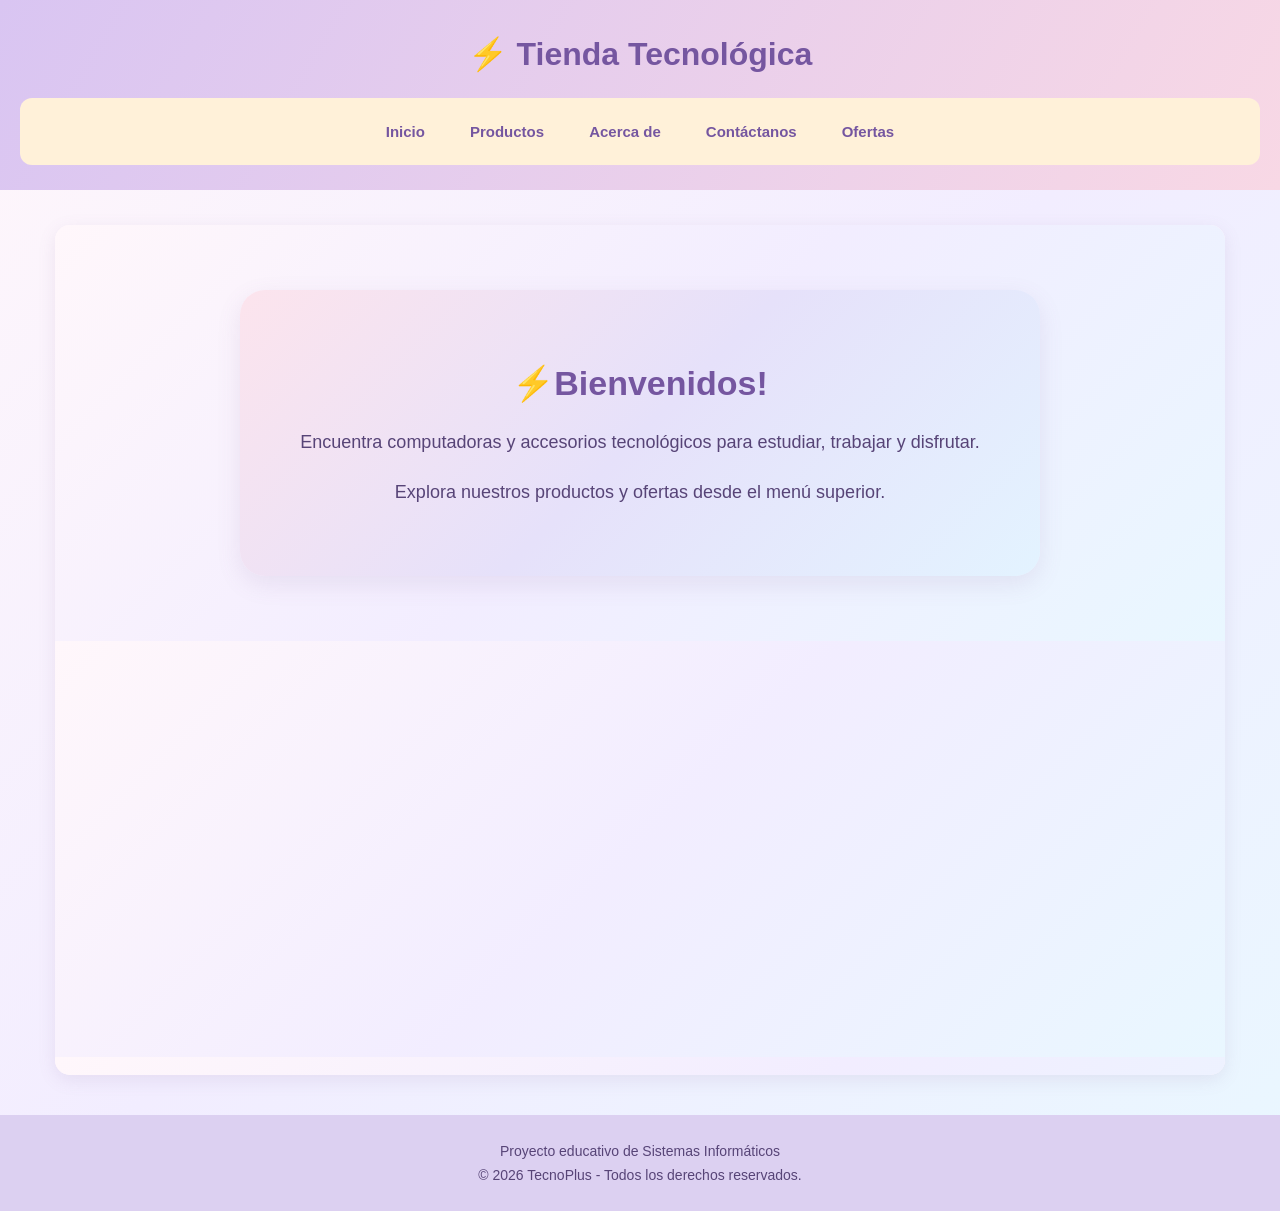
<file: index.html>
<!DOCTYPE html>
<html lang="es">
<head>
    <meta charset="UTF-8">
    <meta name="viewport" content="width=device-width, initial-scale=1.0">
    <title>Tienda Tecnológica | TecnoPlus</title>
    <link rel="stylesheet" href="index.css">
</head>
<body>

    <header>
        <h1>⚡ Tienda Tecnológica</h1>

        <nav>
            <a href="inicio.html" target="contenido">Inicio</a>
            <a href="productos.html" target="contenido">Productos</a>
            <a href="acerca.html" target="contenido">Acerca de</a>
            <a href="contacto.html" target="contenido">Contáctanos</a>
            <a href="oferta.html" target="contenido">Ofertas</a>
        </nav>
    </header>

    <main>
        <iframe
            src="inicio.html"
            name="contenido"
            title="Contenido de la tienda">
        </iframe>
    </main>

    <footer>
        <p>Proyecto educativo de Sistemas Informáticos</p>
        <p>© 2026 TecnoPlus - Todos los derechos reservados.</p>
    </footer>

</body>
</html>
</file>
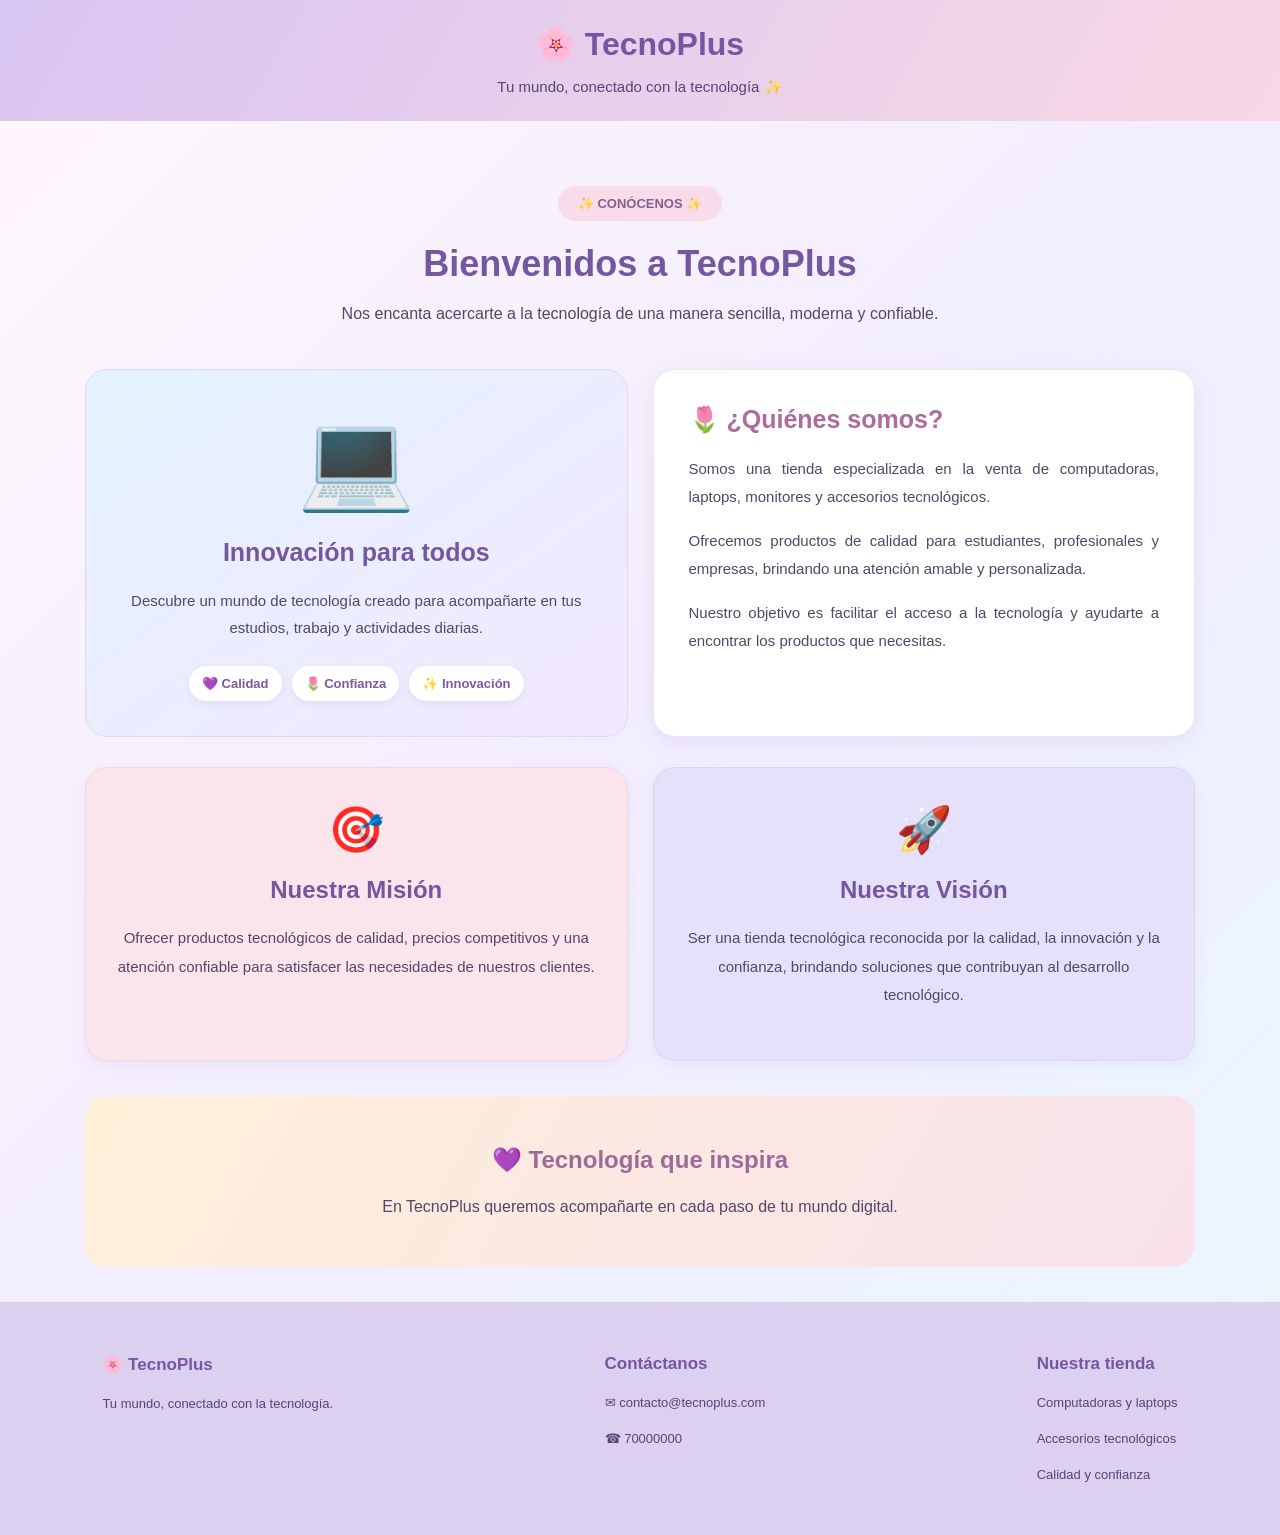
<file: acerca.html>
<!DOCTYPE html>
<html lang="es">
<head>
    <meta charset="UTF-8">
    <meta name="viewport" content="width=device-width, initial-scale=1.0">
    <title>Acerca de Nosotros - TecnoPlus</title>
    <link rel="stylesheet" href="acerca.css">
</head>
<body>

    <header class="encabezado">
        <div class="logo">🌸 TecnoPlus</div>
        <p>Tu mundo, conectado con la tecnología ✨</p>
    </header>

    <main class="principal">

        <section class="bienvenida">
            <span class="etiqueta">✨ CONÓCENOS ✨</span>

            <h1>Bienvenidos a TecnoPlus</h1>

            <p>
                Nos encanta acercarte a la tecnología
                de una manera sencilla, moderna y confiable.
            </p>
        </section>

        <section class="contenido">

            <div class="ilustracion">
                <div class="icono">💻</div>

                <h2>Innovación para todos</h2>

                <p>
                    Descubre un mundo de tecnología
                    creado para acompañarte en tus estudios,
                    trabajo y actividades diarias.
                </p>

                <div class="detalles">
                    <span>💜 Calidad</span>
                    <span>🌷 Confianza</span>
                    <span>✨ Innovación</span>
                </div>
            </div>

            <div class="acerca">
                <h2>🌷 ¿Quiénes somos?</h2>

                <p>
                    Somos una tienda especializada en la
                    venta de computadoras, laptops,
                    monitores y accesorios tecnológicos.
                </p>

                <p>
                    Ofrecemos productos de calidad para
                    estudiantes, profesionales y empresas,
                    brindando una atención amable y
                    personalizada.
                </p>

                <p>
                    Nuestro objetivo es facilitar el acceso
                    a la tecnología y ayudarte a encontrar
                    los productos que necesitas.
                </p>
            </div>

        </section>

        <section class="valores">

            <div class="tarjeta mision">
                <div class="emoji">🎯</div>
                <h2>Nuestra Misión</h2>

                <p>
                    Ofrecer productos tecnológicos de
                    calidad, precios competitivos y una
                    atención confiable para satisfacer
                    las necesidades de nuestros clientes.
                </p>
            </div>

            <div class="tarjeta vision">
                <div class="emoji">🚀</div>
                <h2>Nuestra Visión</h2>

                <p>
                    Ser una tienda tecnológica reconocida
                    por la calidad, la innovación y la
                    confianza, brindando soluciones que
                    contribuyan al desarrollo tecnológico.
                </p>
            </div>

        </section>

        <section class="mensaje-final">
            <h2>💜 Tecnología que inspira</h2>
            <p>
                En TecnoPlus queremos acompañarte
                en cada paso de tu mundo digital.
            </p>
        </section>

    </main>

    <footer class="pie">

        <div>
            <h3>🌸 TecnoPlus</h3>
            <p>Tu mundo, conectado con la tecnología.</p>
        </div>

        <div>
            <h3>Contáctanos</h3>
            <p>✉ contacto@tecnoplus.com</p>
            <p>☎ 70000000</p>
        </div>

        <div>
            <h3>Nuestra tienda</h3>
            <p>Computadoras y laptops</p>
            <p>Accesorios tecnológicos</p>
            <p>Calidad y confianza</p>
        </div>

       

    </footer>

</body>
</html>
</file>
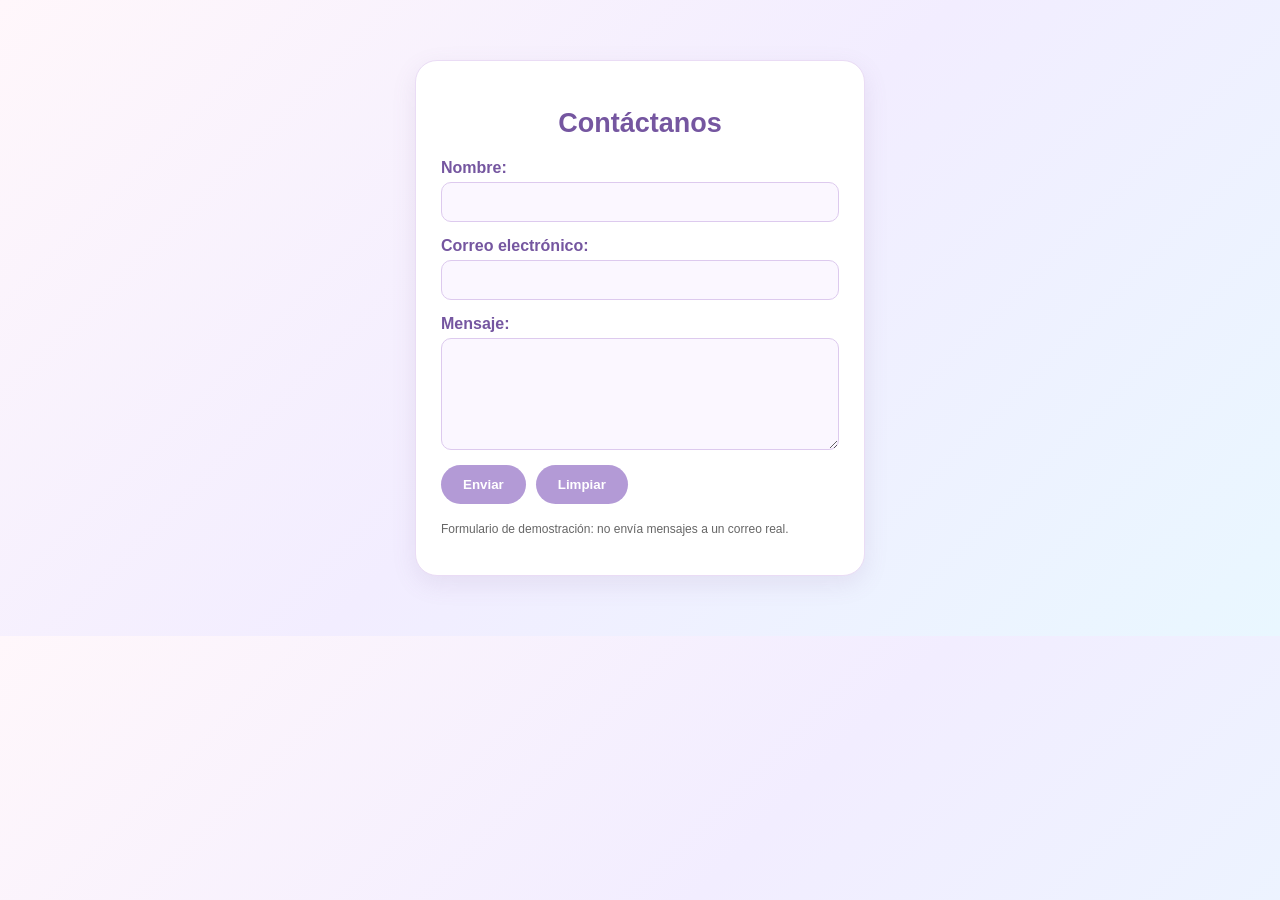
<file: contacto.html>
<!DOCTYPE html>
<html lang="es">
<head>
    <meta charset="UTF-8">
    <meta name="viewport" content="width=device-width, initial-scale=1.0">
    <title>Contáctanos</title>
    <link rel="stylesheet" href="contacto.css">
</head>
<body>

    <main class="contacto">

        <h2>Contáctanos</h2>

        <form id="formContacto">

            <label for="nombre">Nombre:</label>
            <input type="text" id="nombre" name="nombre" required>

            <label for="email">Correo electrónico:</label>
            <input type="email" id="email" name="email" required>

            <label for="mensaje">Mensaje:</label>
            <textarea id="mensaje" name="mensaje" rows="5" required></textarea>

            <div class="botones">
                <button type="submit">Enviar</button>
                <button type="reset">Limpiar</button>
            </div>

        </form>

        <p id="respuesta"></p>

        <p class="nota">
            Formulario de demostración: no envía mensajes
            a un correo real.
        </p>

    </main>

    <script src="contacto.js"></script>

</body>
</html>
</file>
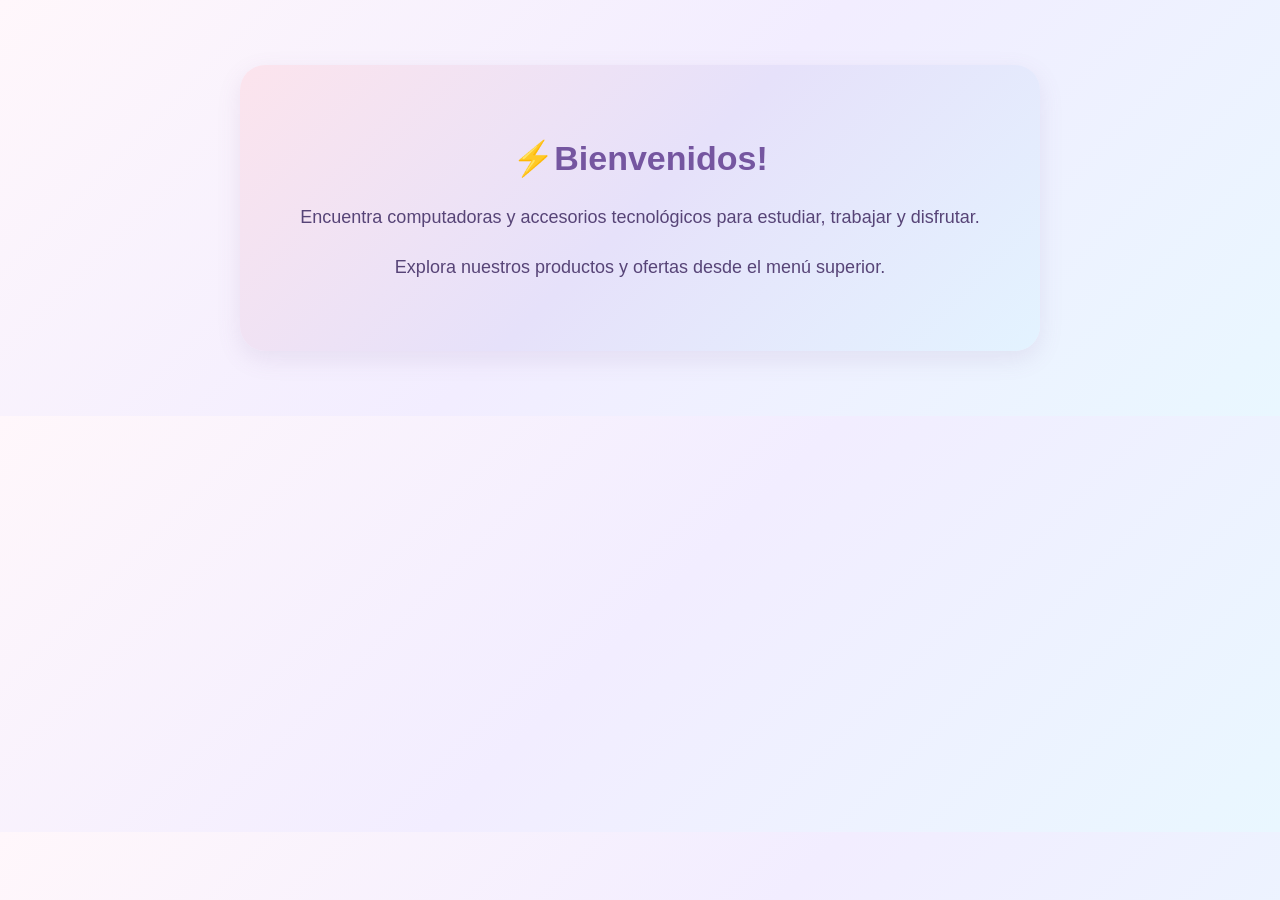
<file: inicio.html>
<!DOCTYPE html>
<html lang="es">
<head>
    <meta charset="UTF-8">
    <meta name="viewport" content="width=device-width, initial-scale=1.0">
    <title>Inicio</title>

    <style>
       

    * {
        box-sizing: border-box;
    }

    body {
        margin: 0;
        padding: 20px;
        font-family: Arial, sans-serif;
        background: linear-gradient(
            135deg,
            #fff7fb,
            #f2edff,
            #e9f7ff
        );
        color: #514767;
    }

    main {
        max-width: 800px;
        margin: 45px auto;
        padding: 50px 25px;
        text-align: center;
        background: linear-gradient(
            135deg,
            #fce4ed,
            #e6e1fa,
            #e3f3ff
        );
        border-radius: 25px;
        box-shadow: 0 8px 25px rgba(130, 100, 150, 0.12);
    }

    h1 {
        color: #7556a0;
        font-size: 34px;
    }

    p {
        color: #574477;
        line-height: 1.8;
        font-size: 18px;
    }

    @media (max-width: 600px) {
        main {
            padding: 35px 20px;
            margin: 20px auto;
        }

        h1 {
            font-size: 27px;
        }
    }
</style>

  
</head>
<body>

    <main>
        <h1>⚡Bienvenidos!</h1>

        <p>
            Encuentra computadoras y accesorios tecnológicos
            para estudiar, trabajar y disfrutar.
        </p>

        <p>
            Explora nuestros productos y ofertas desde
            el menú superior.
        </p>
    </main>

</body>
</html>
</file>
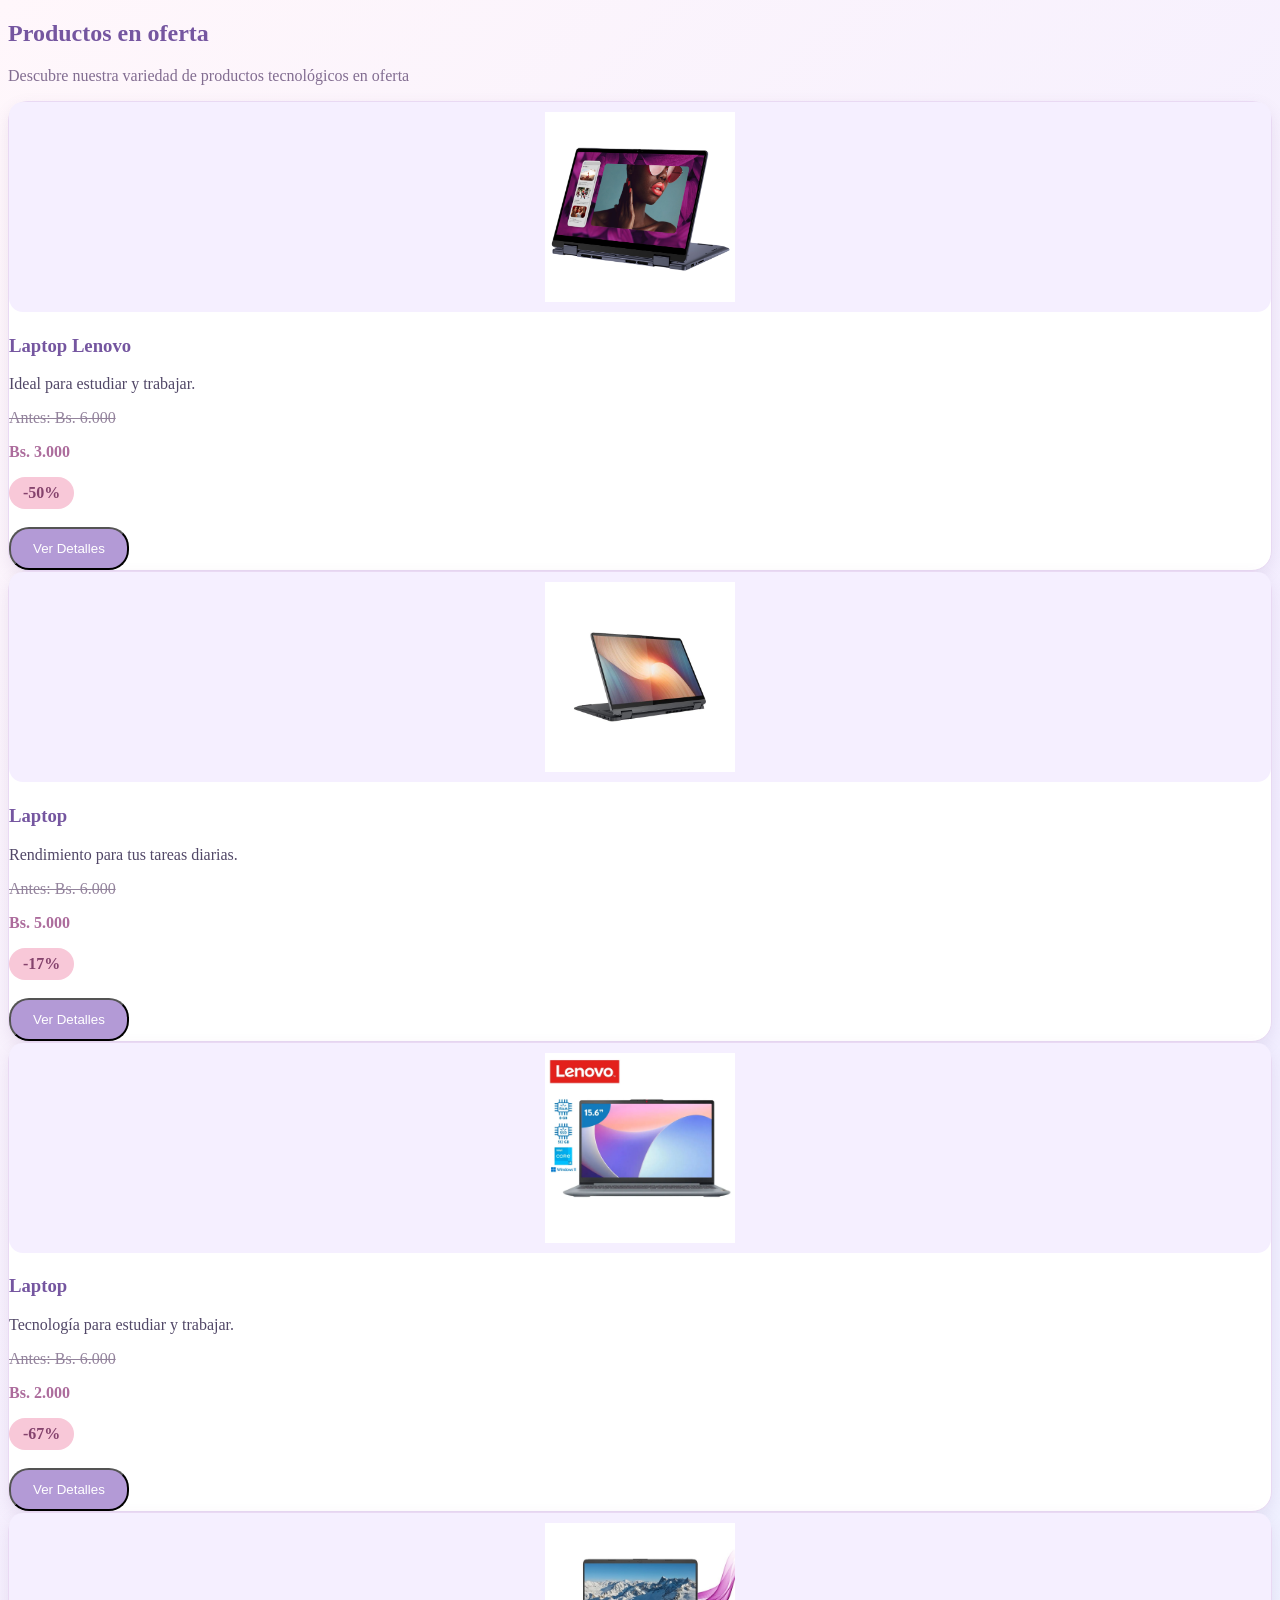
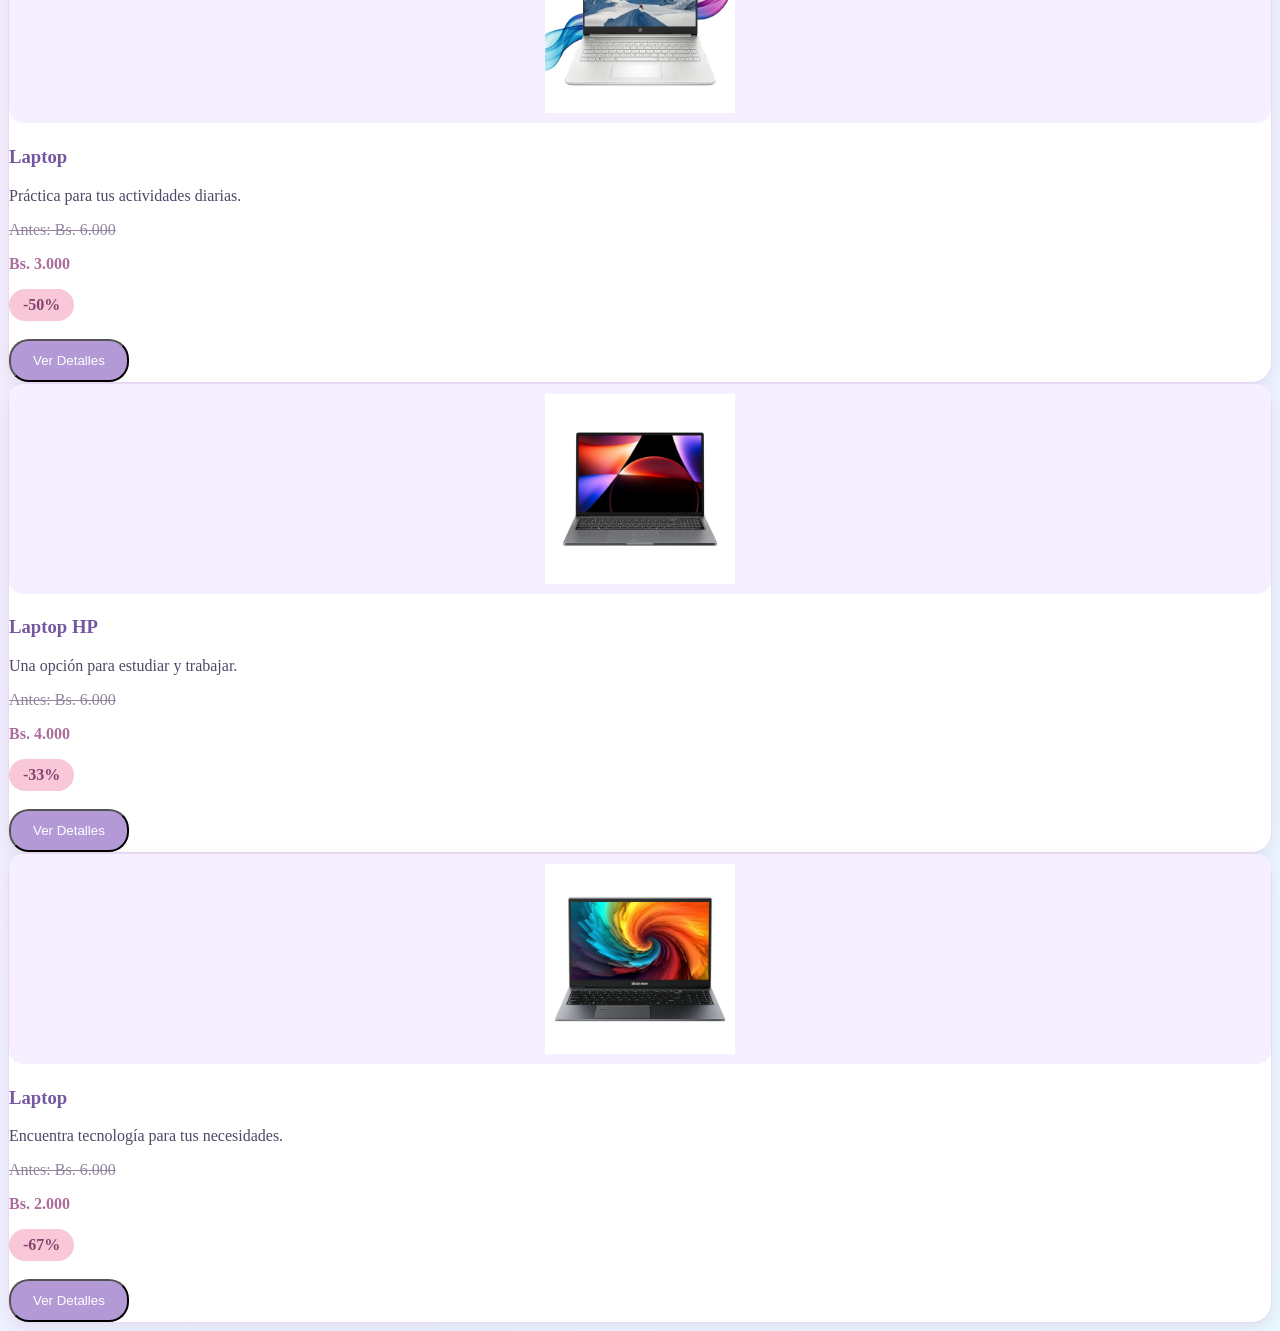
<file: oferta.html>
<!DOCTYPE html>
<html lang="es">
<head>
    <meta charset="UTF-8">
    <meta name="viewport" content="width=device-width, initial-scale=1.0">
    <title>Productos en oferta</title>
    <link rel="stylesheet" href="productos.css">
</head>
<body>

    <h2>Productos en oferta</h2>
    <p class="descripcion">
        Descubre nuestra variedad de productos tecnológicos en oferta
    </p>

    <main class="productos">

        <article class="producto">
            <img src="of.png" alt="Laptop Lenovo">
            <h3>Laptop Lenovo</h3>
            <p>Ideal para estudiar y trabajar.</p>
            <del>Antes: Bs. 6.000</del>
            <p class="precio">Bs. 3.000</p>
            <span class="descuento">-50%</span>
            <br><br>
            <button type="button" class="btnDetalle">Ver Detalles</button>
            <div class="detalle" hidden>
                <p>Producto en oferta por tiempo limitado.</p>
            </div>
        </article>

        <article class="producto">
            <img src="of2.jpg" alt="Computadora portátil">
            <h3>Laptop</h3>
            <p>Rendimiento para tus tareas diarias.</p>
            <del>Antes: Bs. 6.000</del>
            <p class="precio">Bs. 5.000</p>
            <span class="descuento">-17%</span>
            <br><br>
            <button type="button" class="btnDetalle">Ver Detalles</button>
            <div class="detalle" hidden>
                <p>Producto en oferta por tiempo limitado.</p>
            </div>
        </article>

        <article class="producto">
            <img src="offff.webp" alt="Equipo tecnológico">
            <h3>Laptop</h3>
            <p>Tecnología para estudiar y trabajar.</p>
            <del>Antes: Bs. 6.000</del>
            <p class="precio">Bs. 2.000</p>
            <span class="descuento">-67%</span>
            <br><br>
            <button type="button" class="btnDetalle">Ver Detalles</button>
            <div class="detalle" hidden>
                <p>Producto en oferta por tiempo limitado.</p>
            </div>
        </article>

        <article class="producto">
            <img src="ofee.jpg" alt="Laptop">
            <h3>Laptop</h3>
            <p>Práctica para tus actividades diarias.</p>
            <del>Antes: Bs. 6.000</del>
            <p class="precio">Bs. 3.000</p>
            <span class="descuento">-50%</span>
            <br><br>
            <button type="button" class="btnDetalle">Ver Detalles</button>
            <div class="detalle" hidden>
                <p>Producto en oferta por tiempo limitado.</p>
            </div>
        </article>

        <article class="producto">
            <img src="oferr6.jpg" alt="Laptop HP">
            <h3>Laptop HP</h3>
            <p>Una opción para estudiar y trabajar.</p>
            <del>Antes: Bs. 6.000</del>
            <p class="precio">Bs. 4.000</p>
            <span class="descuento">-33%</span>
            <br><br>
            <button type="button" class="btnDetalle">Ver Detalles</button>
            <div class="detalle" hidden>
                <p>Producto en oferta por tiempo limitado.</p>
            </div>
        </article>

        <article class="producto">
            <img src="oful.jpg" alt="Producto tecnológico">
            <h3>Laptop</h3>
            <p>Encuentra tecnología para tus necesidades.</p>
            <del>Antes: Bs. 6.000</del>
            <p class="precio">Bs. 2.000</p>
            <span class="descuento">-67%</span>
            <br><br>
            <button type="button" class="btnDetalle">Ver Detalles</button>
            <div class="detalle" hidden>
                <p>Producto en oferta por tiempo limitado.</p>
            </div>
        </article>

    </main>

    <script src="producto.js"></script>

</body>
</html>
</file>
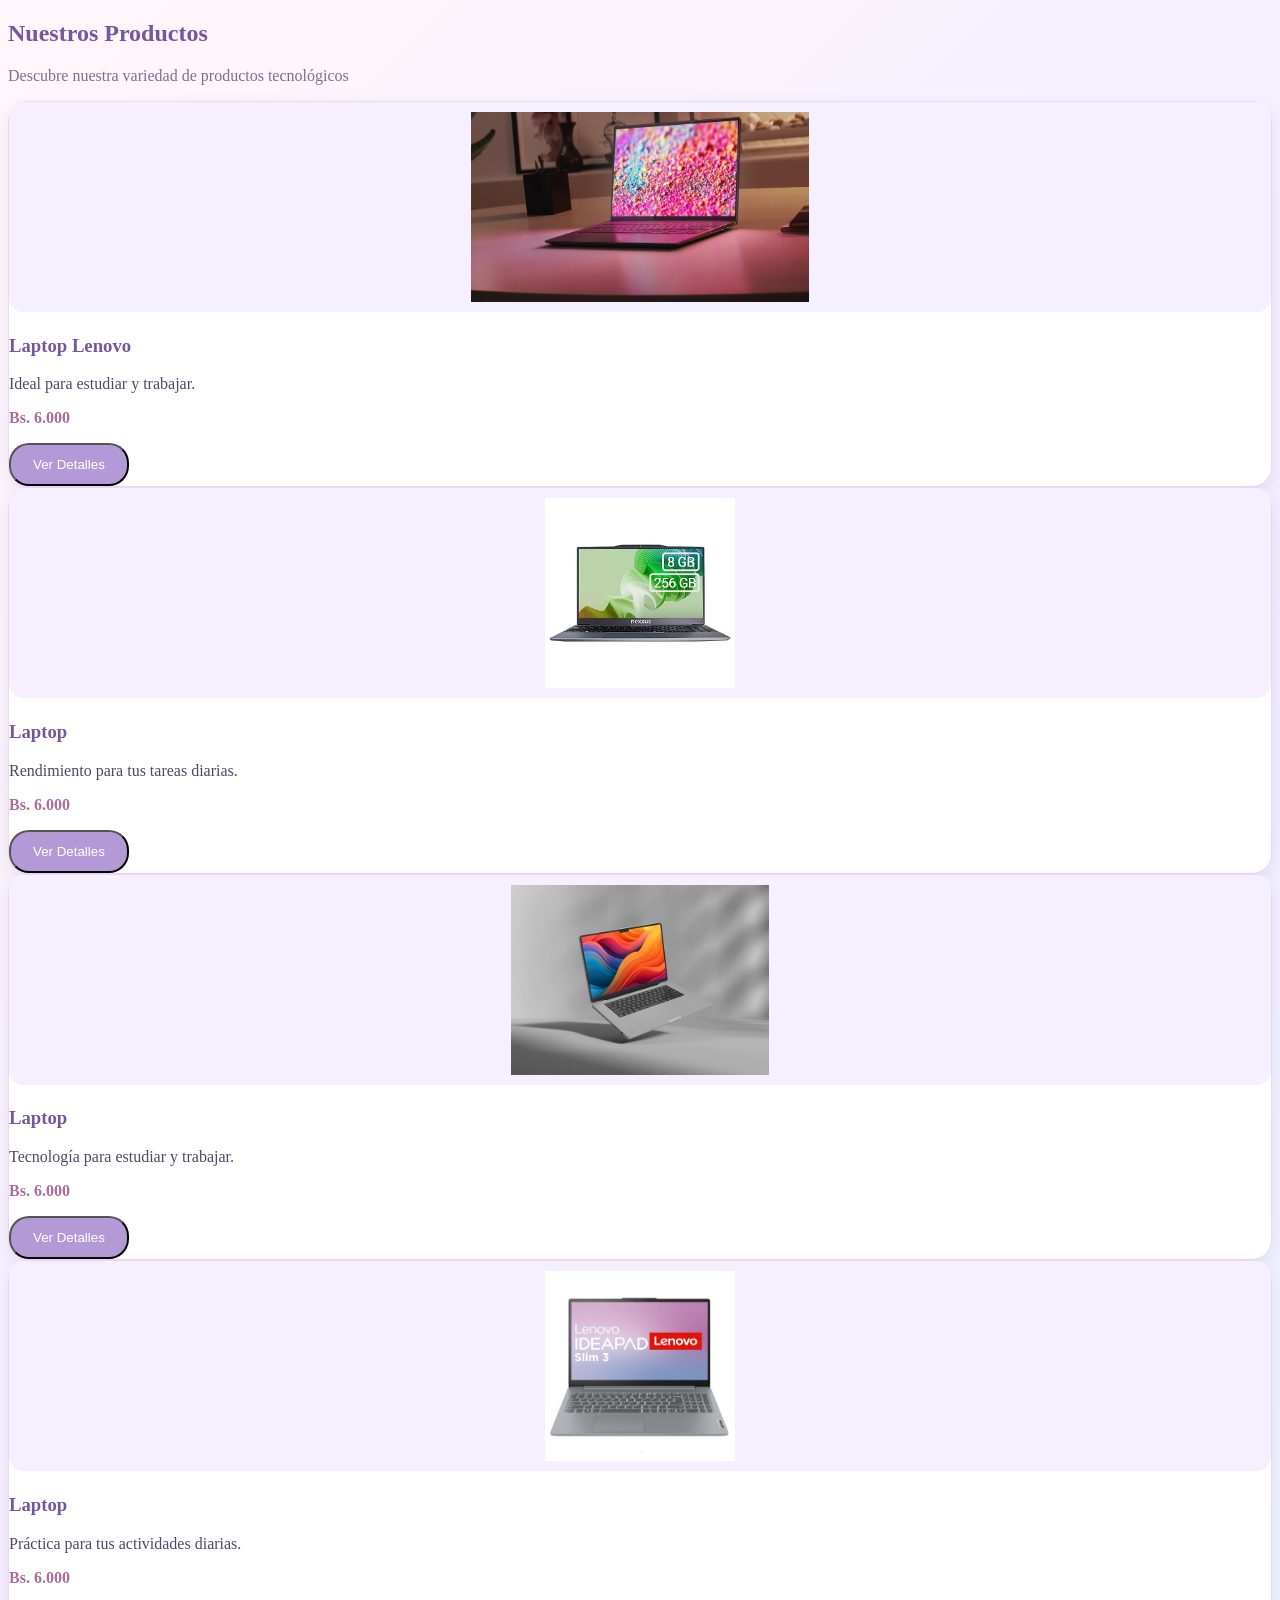
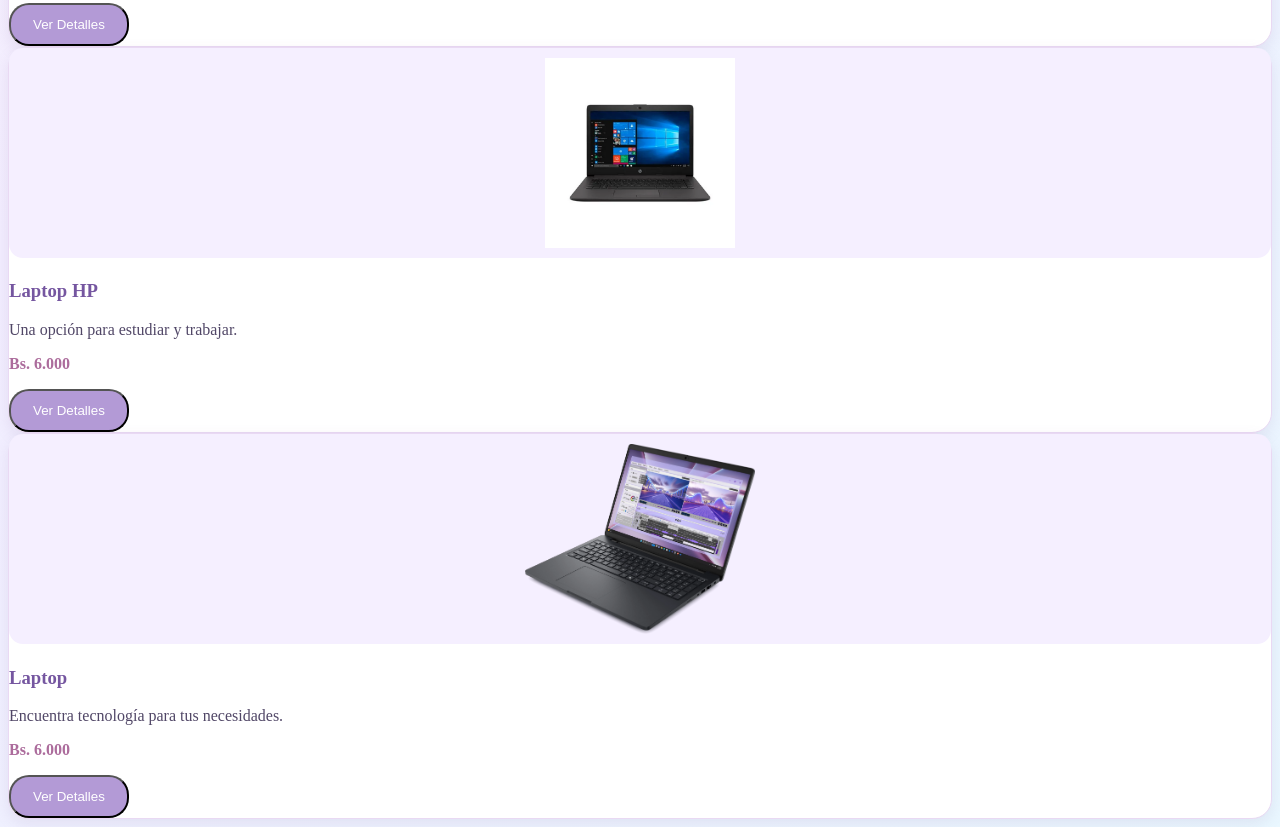
<file: productos.html>
<!DOCTYPE html>
<html lang="es">
<head>
    <meta charset="UTF-8">
    <meta name="viewport" content="width=device-width, initial-scale=1.0">
    <title>Productos</title>
    <link rel="stylesheet" href="productos.css">
</head>
<body>

    <h2>Nuestros Productos</h2>
    <p class="descripcion">
        Descubre nuestra variedad de productos tecnológicos
    </p>

    <main class="productos">

        <article class="producto">
            <img src="Lenovo Yoga Slim 7 Pro.jpg" alt="Laptop Lenovo">
            <h3>Laptop Lenovo</h3>
            <p>Ideal para estudiar y trabajar.</p>
            <p class="precio">Bs. 6.000</p>

            <button type="button" class="btnDetalle">
                Ver Detalles
            </button>

            <div class="detalle" hidden>
                <p>Laptop para tareas de estudio y trabajo.</p>
            </div>
        </article>

        <article class="producto">
            <img src="comp2.jpg" alt="Computadora portátil">
            <h3>Laptop</h3>
            <p>Rendimiento para tus tareas diarias.</p>
            <p class="precio">Bs. 6.000</p>

            <button type="button" class="btnDetalle">
                Ver Detalles
            </button>

            <div class="detalle" hidden>
                <p>Computadora portátil para actividades cotidianas.</p>
            </div>
        </article>

        <article class="producto">
            <img src="images.jpg" alt="Equipo tecnológico">
            <h3>Laptop</h3>
            <p>Tecnología para estudiar y trabajar.</p>
            <p class="precio">Bs. 6.000</p>

            <button type="button" class="btnDetalle">
                Ver Detalles
            </button>

            <div class="detalle" hidden>
                <p>Equipo portátil para clases y oficina.</p>
            </div>
        </article>

        <article class="producto">
            <img src="cday.jpg" alt="Laptop para uso diario">
            <h3>Laptop</h3>
            <p>Práctica para tus actividades diarias.</p>
            <p class="precio">Bs. 6.000</p>

            <button type="button" class="btnDetalle">
                Ver Detalles
            </button>

            <div class="detalle" hidden>
                <p>Equipo pensado para uso diario.</p>
            </div>
        </article>

        <article class="producto">
            <img src="hp.jpg" alt="Laptop HP">
            <h3>Laptop HP</h3>
            <p>Una opción para estudiar y trabajar.</p>
            <p class="precio">Bs. 6.000</p>

            <button type="button" class="btnDetalle">
                Ver Detalles
            </button>

            <div class="detalle" hidden>
                <p>Laptop HP para estudio y trabajo.</p>
            </div>
        </article>

        <article class="producto">
            <img src="aaaaaaaaaaaaaaaaa.jpg" alt="Producto tecnológico">
            <h3>Laptop</h3>
            <p>Encuentra tecnología para tus necesidades.</p>
            <p class="precio">Bs. 6.000</p>

            <button type="button" class="btnDetalle">
                Ver Detalles
            </button>

            <div class="detalle" hidden>
                <p>Computadora portátil para diferentes tareas.</p>
            </div>
        </article>

    </main>

    <script src="producto.js"></script>

</body>
</html>
</file>
<file: index.css>
/* DISEÑO GENERAL */

* {
    box-sizing: border-box;
}

body {
    font-family: Arial, Helvetica, sans-serif;
    background: linear-gradient(135deg, #fff7fb, #f2edff, #e9f7ff);
    color: #514767;
    margin: 0;
    padding: 0;
}

/* ENCABEZADO */

header {
    background: linear-gradient(120deg, #d9c5f2, #f8d8e5);
    color: #7556a0;
    padding: 25px 20px;
    text-align: center;
}

header h1 {
    font-size: 32px;
    color: #7556a0;
    margin: 10px 0 25px;
}

/* MENU DE NAVEGACION */

nav {
    background-color: #fff1d9;
    padding: 15px;
    border-radius: 12px;

    display: flex;
    justify-content: center;
    align-items: center;
    flex-wrap: wrap;
    gap: 15px;
}

nav a {
    color: #7556a0;
    text-decoration: none;
    font-size: 15px;
    font-weight: bold;
    padding: 10px 15px;
    border-radius: 20px;
    transition: all 0.3s;
}

nav a:hover {
    background-color: #fadde8;
    color: #865e90;
}

/* CONTENIDO PRINCIPAL */

main {
    width: 100%;
    max-width: 1200px;
    margin: 20px auto;
    padding: 15px;
}

/* VENTANA DE LAS PAGINAS */

iframe {
    display: block;
    width: 100%;
    height: 850px;
    border: none;
    border-radius: 15px;
    background-color: #fff7fb;
    box-shadow: 0 5px 18px rgba(130, 100, 150, 0.12);
}

/* PIE DE PAGINA */

footer {
    background-color: #dcd0f1;
    color: #574477;
    text-align: center;
    padding: 20px;
    margin-top: 25px;
}

footer p {
    margin: 8px;
    font-size: 14px;
}

/* ADAPTACION PARA CELULARES */

@media (max-width: 600px) {

    header h1 {
        font-size: 25px;
    }

    nav {
        gap: 8px;
        padding: 10px;
    }

    nav a {
        font-size: 13px;
        padding: 8px;
    }

    main {
        padding: 10px;
    }

    iframe {
        height: 750px;
    }
}
</file>
<file: acerca.css>
/* CONFIGURACION GENERAL */

* {
    box-sizing: border-box;
}

body {
    font-family: Arial, Helvetica, sans-serif;
    margin: 0;
    background: linear-gradient(
        135deg,
        #fff7fb,
        #f2edff,
        #e9f7ff
    );
    color: #514767;
}

/* ENCABEZADO */

.encabezado {
    background: linear-gradient(
        120deg,
        #d9c5f2,
        #f8d8e5
    );

    padding: 25px 8%;
    text-align: center;
    color: #574477;
}

.logo {
    font-size: 32px;
    font-weight: bold;
    color: #7556a0;
}

.encabezado p {
    font-size: 15px;
    margin-bottom: 0;
}

/* CONTENIDO PRINCIPAL */

.principal {
    max-width: 1150px;
    margin: auto;
    padding: 35px 20px;
}

/* BIENVENIDA */

.bienvenida {
    text-align: center;
    padding: 30px 15px 40px;
}

.etiqueta {
    display: inline-block;
    background-color: #f9dce9;
    color: #865e90;
    padding: 10px 20px;
    border-radius: 30px;
    font-size: 13px;
    font-weight: bold;
}

.bienvenida h1 {
    font-size: 36px;
    color: #7556a0;
    margin: 22px 0 15px;
}

.bienvenida p {
    max-width: 600px;
    margin: auto;
    line-height: 1.8;
    font-size: 16px;
}

/* CONTENIDO */

.contenido {
    display: grid;
    grid-template-columns: 1fr 1fr;
    gap: 25px;
    align-items: stretch;
}

/* ILUSTRACION */

.ilustracion {
    background: linear-gradient(
        145deg,
        #e3f3ff,
        #f3e8ff
    );

    border-radius: 22px;
    padding: 35px 25px;
    text-align: center;
    border: 1px solid #e3d9ef;
}

.icono {
    font-size: 95px;
    margin-bottom: 15px;
}

.ilustracion h2 {
    color: #7556a0;
    font-size: 25px;
}

.ilustracion p {
    line-height: 1.8;
    font-size: 15px;
}

/* ETIQUETAS */

.detalles {
    display: flex;
    justify-content: center;
    flex-wrap: wrap;
    gap: 10px;
    margin-top: 25px;
}

.detalles span {
    background-color: white;
    color: #795c9c;
    padding: 10px 13px;
    border-radius: 25px;
    font-size: 13px;
    font-weight: bold;
    box-shadow: 0 3px 8px rgba(120, 90, 150, 0.1);
}

/* QUIENES SOMOS */

.acerca {
    background-color: #ffffff;
    padding: 35px;
    border-radius: 22px;
    border: 1px solid #f0e3f3;
    box-shadow: 0 6px 20px rgba(130, 100, 150, 0.1);
}

.acerca h2 {
    color: #ac6c9c;
    font-size: 25px;
    margin-top: 0;
}

.acerca p {
    font-size: 15px;
    line-height: 1.9;
    text-align: justify;
}

/* MISION Y VISION */

.valores {
    display: grid;
    grid-template-columns: 1fr 1fr;
    gap: 25px;
    margin-top: 30px;
}

.tarjeta {
    border-radius: 22px;
    padding: 35px 30px;
    text-align: center;
    border: 1px solid rgba(130, 100, 150, 0.1);
    box-shadow: 0 5px 16px rgba(130, 100, 150, 0.08);
    transition: transform 0.3s, box-shadow 0.3s;
}

.tarjeta:hover {
    transform: translateY(-5px);
    box-shadow: 0 10px 25px rgba(130, 100, 150, 0.15);
}

.mision {
    background-color: #fce4ed;
}

.vision {
    background-color: #e6e1fa;
}

.emoji {
    font-size: 45px;
}

.tarjeta h2 {
    color: #7556a0;
    font-size: 24px;
}

.tarjeta p {
    font-size: 15px;
    line-height: 1.9;
}

/* MENSAJE FINAL */

.mensaje-final {
    margin-top: 35px;
    padding: 30px;
    border-radius: 22px;
    background: linear-gradient(
        120deg,
        #fff0d9,
        #f9e0eb
    );
    text-align: center;
}

.mensaje-final h2 {
    color: #9b6b99;
}

.mensaje-final p {
    line-height: 1.7;
}

/* PIE DE PAGINA */

.pie {
    background-color: #dcd0f1;
    color: #574477;
    padding: 35px 8%;
    display: flex;
    justify-content: space-between;
    flex-wrap: wrap;
    gap: 25px;
}

.pie h3 {
    color: #7556a0;
    font-size: 17px;
}

.pie p {
    font-size: 13px;
    line-height: 1.8;
}

.copyright {
    width: 100%;
    text-align: center;
    border-top: 1px solid #bca9d5;
    padding-top: 20px;
    margin-top: 10px;
}

/* ADAPTACION PARA CELULARES */

@media (max-width: 768px) {

    .bienvenida h1 {
        font-size: 28px;
    }

    .contenido {
        grid-template-columns: 1fr;
    }

    .valores {
        grid-template-columns: 1fr;
    }

    .ilustracion,
    .acerca,
    .tarjeta {
        padding: 25px 20px;
    }

    .icono {
        font-size: 75px;
    }

    .pie {
        flex-direction: column;
        gap: 10px;
    }
}
</file>
<file: contacto.css>
* {
    box-sizing: border-box;
}

body {
    font-family: Arial, Helvetica, sans-serif;
    background-color: #eeeeee;
    margin: 0;
    padding: 20px;
}

main {
    background-color: white;
    width: 450px;
    max-width: 100%;
    margin: 40px auto;
    padding: 25px;
    border-radius: 8px;
    box-shadow: 0 2px 8px #cccccc;
}

h2 {
    color: #333333;
    margin-bottom: 20px;
}

label {
    display: block;
    margin-bottom: 5px;
    color: #333333;
}

input,
select,
textarea {
    display: block;
    width: 100%;
    padding: 10px;
    margin-bottom: 15px;
    border: 1px solid #cccccc;
    border-radius: 5px;
    font: inherit;
}

textarea {
    resize: vertical;
}

/* BOTONES */

.botones {
    display: flex;
    flex-wrap: wrap;
    gap: 10px;
}

button {
    cursor: pointer;
    color: white;
    background-color: #9439ab;
    border: none;
    border-radius: 5px;
    padding: 10px 20px;
}

button:hover {
    background-color: #d8ecb3;
    color: #2017db;
}

/* CAMPOS ACTIVOS */

input:focus,
select:focus,
textarea:focus {
    outline: 2px solid #9439ab;
    outline-offset: 2px;
}

/* MENSAJE */

#respuesta.exito {
    color: #146534;
    font-weight: bold;
}

.nota {
    font-size: 12px;
    color: #666666;
    line-height: 1.5;
}


/* NUEVO DISEÑO PASTEL - CONTACTO */

body {
    background: linear-gradient(135deg, #fff7fb, #f2edff, #e9f7ff);
    color: #514767;
}

/* FORMULARIO */

main {
    background-color: #ffffff;
    border: 1px solid #eadcf5;
    border-radius: 22px;
    box-shadow: 0 8px 25px rgba(130, 100, 150, 0.12);
}

/* TITULO */

h2 {
    color: #7556a0;
    text-align: center;
    font-size: 27px;
}

/* ETIQUETAS */

label {
    color: #7556a0;
    font-weight: bold;
}

/* CAMPOS */

input,
select,
textarea {
    background-color: #fbf7ff;
    border: 1px solid #ddcaee;
    border-radius: 10px;
    color: #514767;
}

input:focus,
select:focus,
textarea:focus {
    outline: 2px solid #b39ad6;
    outline-offset: 2px;
    background-color: white;
}

/* BOTONES */

button {
    background-color: #b39ad6;
    color: white;
    border-radius: 20px;
    padding: 12px 22px;
    font-weight: bold;
}

button:hover {
    background-color: #d18fbb;
    color: white;
}

/* MENSAJE DE CONFIRMACION */

#respuesta.exito {
    color: #39775b;
    font-weight: bold;
}

#respuesta.error {
    color: #a54c70;
    font-weight: bold;
}
</file>
<file: productos.css>
/* NUEVO DISEÑO PASTEL - PRODUCTOS Y OFERTAS */

body {
    background: linear-gradient(135deg, #fff7fb, #f2edff, #e9f7ff);
    color: #514767;
}

/* TITULO */

h2 {
    color: #7556a0;
}

.descripcion {
    color: #826d91;
}

/* TARJETAS */

.producto {
    background-color: #ffffff;
    border: 1px solid #e9d9f3;
    border-radius: 20px;
    box-shadow: 0 5px 15px rgba(130, 100, 150, 0.12);
    transition: transform 0.3s, box-shadow 0.3s;
}

.producto:hover {
    transform: translateY(-6px);
    box-shadow: 0 10px 25px rgba(130, 100, 150, 0.20);
}

/* IMAGENES UNIFORMES */

.producto img {
    width: 100%;
    height: 210px;
    object-fit: contain;
    object-position: center;
    box-sizing: border-box;
    background-color: #f5efff;
    border-radius: 14px;
    padding: 10px;
}

/* NOMBRE DEL PRODUCTO */

.producto h3 {
    color: #7556a0;
}

/* PRECIO */

.precio,
.producto .precio {
    color: #ac6c9c;
    font-weight: bold;
}

/* DESCUENTO */

.descuento {
    display: inline-block;
    background-color: #f8c8d8;
    color: #85436d;
    border-radius: 20px;
    padding: 7px 14px;
    font-weight: bold;
}

del {
    color: #93839c;
}

/* BOTONES */

button {
    background-color: #b39ad6;
    color: #ffffff;
    border-radius: 20px;
    padding: 12px 22px;
    transition: background-color 0.3s;
}

button:hover {
    background-color: #d18fbb;
    color: white;
}

/* INFORMACION DE DETALLES */

.detalle {
    background-color: #f4edff;
    border: 1px solid #e6d9f5;
    border-radius: 12px;
    padding: 12px;
    color: #574477;
}

/* ETIQUETA OFERTA */

.oferta-card::before {
    background-color: #fff1d9;
    color: #7556a0;
}

/* CELULARES */

@media (max-width: 550px) {
    .producto img {
        height: 200px;
    }
}
</file>
